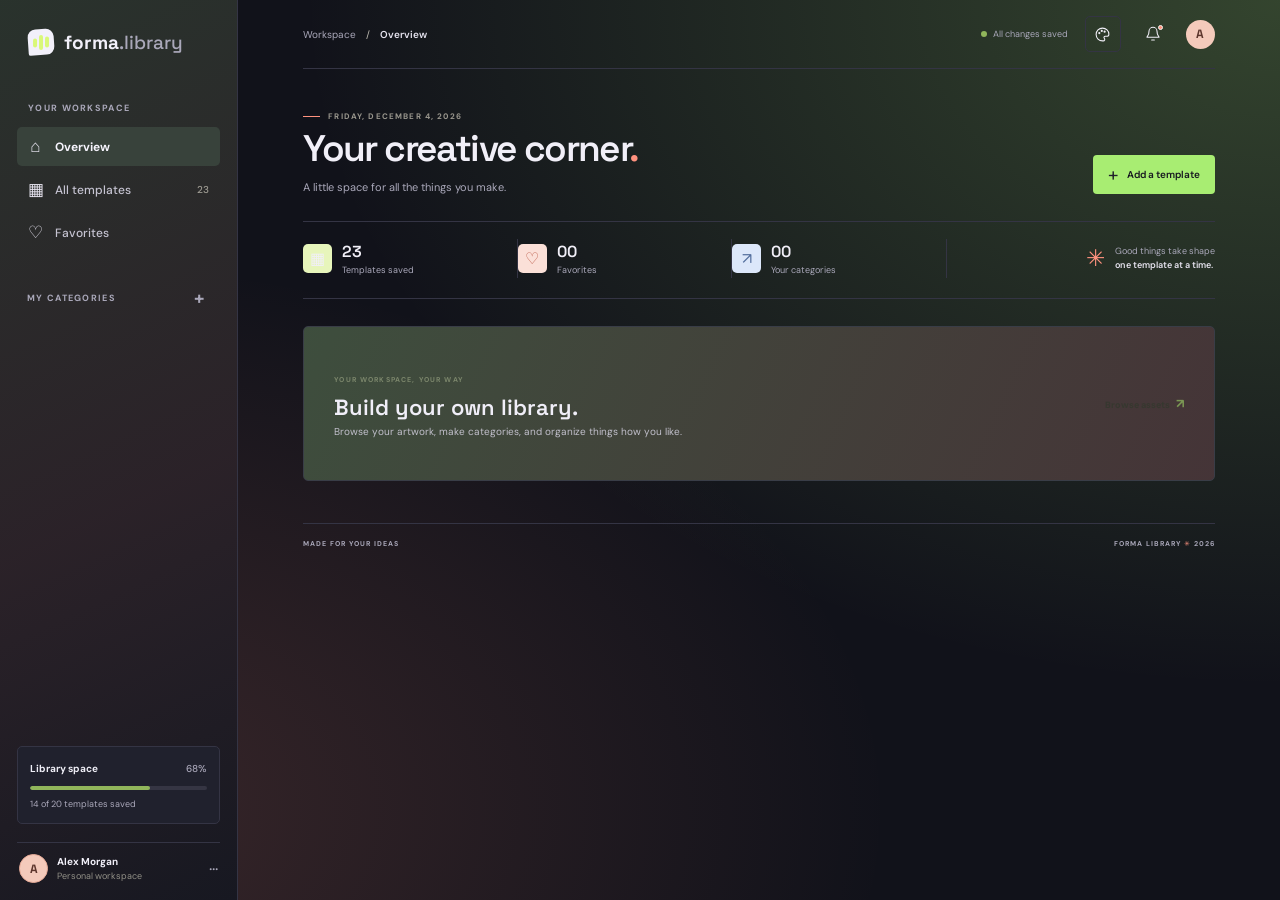
<file: index.html>
<!DOCTYPE html>
<html lang="en">
<head>
	<meta charset="UTF-8">
	<meta name="viewport" content="width=device-width, initial-scale=1.0">
	<meta name="theme-color" content="#f5f3ee">
	<title>Forma Library — Template dashboard</title>
	<link rel="preconnect" href="https://fonts.googleapis.com">
	<link rel="preconnect" href="https://fonts.gstatic.com" crossorigin>
	<link href="https://fonts.googleapis.com/css2?family=DM+Sans:wght@400;500;600;700&family=Space+Grotesk:wght@500;600;700&display=swap" rel="stylesheet">
	<link rel="stylesheet" href="project.css">
</head>
<body data-theme="dark">
	<!-- App shell: holds the fixed workspace sidebar beside the scrollable dashboard. -->
	<div class="app-shell">
		<!-- Sidebar: navigation shortcuts and category links filter the catalog below. -->
		<aside class="sidebar" aria-label="Main navigation">
			<a class="brand" href="#home" aria-label="Forma Library home">
				<span class="brand-mark"><span></span><span></span><span></span></span>
				<span>forma<span class="brand-light">.library</span></span>
			</a>

			<!-- Primary workspace destinations: overview, all templates, and favorites. -->
			<div class="workspace-label">YOUR WORKSPACE</div>
			<nav class="side-nav primary-nav" aria-label="Workspace views">
				<a class="nav-item active" href="#home" data-page-view="overview" aria-current="page"><span class="nav-icon">⌂</span>Overview</a>
				<a class="nav-item" href="#catalog" data-page-view="templates"><span class="nav-icon">▦</span>All templates <span class="nav-count" id="sidebar-count">08</span></a>
				<a class="nav-item" href="#catalog" data-page-view="favorites"><span class="nav-icon">♡</span>Favorites</a>
			</nav>

			<!-- Your categories are created by you and saved in this browser. -->
			<div class="side-section-head"><span>MY CATEGORIES</span><button class="icon-button small" id="new-collection" aria-label="Create category" title="Create category">+</button></div>
			<nav class="side-nav collection-nav" aria-label="Your custom categories"></nav>

			<!-- Workspace status and profile stay at the bottom of the desktop sidebar. -->
			<div class="sidebar-bottom">
				<div class="storage-card">
					<div class="storage-top"><span>Library space</span><span>68%</span></div>
					<div class="storage-track"><span></span></div>
					<p>14 of 20 templates saved</p>
				</div>
				<button class="profile-button" id="profile-button">
					<span class="avatar">A</span><span class="profile-copy"><strong>Alex Morgan</strong><small>Personal workspace</small></span><span class="profile-more">···</span>
				</button>
			</div>
		</aside>

		<main class="main-content" id="home">
			<!-- Top bar provides location context and account-level actions. -->
			<header class="topbar">
				<div class="breadcrumbs"><span>Workspace</span><span class="crumb-slash">/</span><strong>Overview</strong></div>
				<div class="topbar-actions">
					<span class="sync-status"><span class="sync-dot"></span>All changes saved</span>
					<button class="icon-button appearance-button" id="appearance-button" aria-label="Customize appearance" title="Customize appearance"><svg viewBox="0 0 24 24" aria-hidden="true"><path d="M12 3a9 9 0 1 0 0 18h1.2a2 2 0 0 0 1.4-3.4 1.8 1.8 0 0 1 1.3-3.1H18a3 3 0 0 0 3-3c0-4.7-4-8.5-9-8.5Z"/><circle cx="7.5" cy="10" r=".8"/><circle cx="11" cy="7" r=".8"/><circle cx="15" cy="8" r=".8"/></svg></button>
					<button class="icon-button notification-button" aria-label="Notifications" title="Notifications"><svg viewBox="0 0 24 24" aria-hidden="true"><path d="M18 8a6 6 0 0 0-12 0c0 7-3 7-3 9h18c0-2-3-2-3-9M10 21h4"/></svg><i></i></button>
					<button class="avatar top-avatar" aria-label="Alex Morgan profile">A</button>
				</div>
			</header>

			<div id="overview-view">
			<!-- Welcome area introduces the dashboard and starts the add-template flow. -->
			<section class="welcome-row" aria-labelledby="page-title">
				<div>
					<p class="eyebrow"><span class="eyebrow-line"></span>MONDAY, MAY 19, 2025</p>
					<h1 id="page-title">Your creative<br class="mobile-break"> corner<span class="title-period">.</span></h1>
					<p class="welcome-subtitle">A little space for all the things you make.</p>
				</div>
				<button class="primary-button" id="add-template"><span class="button-plus">+</span> Add a template</button>
			</section>

			<!-- Summary metrics give a quick count of saved items and favorites. -->
			<section class="stats-row" aria-label="Library overview">
				<div class="stat-item">
                    <span class="stat-icon stat-icon-lime">▦</span>
                    <div>
						<strong id="total-stat">23</strong>
                        <span>Templates saved</span>
                    </div>
                </div>
				<div class="stat-item"><span class="stat-icon stat-icon-coral">♡</span>
					<div><strong id="favorite-stat">00</strong>
                        <span>Favorites</span>
                    </div>
                </div>
				<div class="stat-item"><span class="stat-icon stat-icon-blue">↗</span>
					<div><strong id="category-stat">00</strong>
						<span>Your categories</span>
                    </div>
                </div>
				<div class="stat-note"><span class="sparkle">✳</span><span>Good things take shape<br><strong>one template at a time.</strong></span></div>
			</section>

			<section class="library-overview-callout" aria-labelledby="library-callout-heading">
				<div><span class="featured-kicker">YOUR WORKSPACE, YOUR WAY</span><h2 id="library-callout-heading">Build your own library.</h2><p>Browse your artwork, make categories, and organize things how you like.</p></div>
				<button class="text-button" data-page-view="templates">Browse assets <span>↗</span></button>
			</section>
			</div>

			<!-- Catalog controls and cards: project.js handles search, sorting, and filters. -->
			<section class="catalog-section" id="catalog" aria-labelledby="catalog-heading" hidden>
				<div class="catalog-heading-row">
					<div><p class="eyebrow"><span class="eyebrow-line"></span>MADE BY YOU, KEPT HERE</p><h2 id="catalog-heading"><span id="catalog-title">Your templates</span> <span id="catalog-count">(08)</span></h2></div>
					<div class="catalog-tools">
						<label class="search-box"><svg viewBox="0 0 24 24" aria-hidden="true"><circle cx="11" cy="11" r="7"/><path d="m20 20-4-4"/></svg><input id="search-input" type="search" placeholder="Search templates" aria-label="Search templates"><kbd>/</kbd></label>
						<label class="sort-control"><span class="sr-only">Sort templates</span><select id="sort-select"><option value="recent">Recently added</option><option value="az">Name A–Z</option><option value="favorites">Favorites first</option></select></label>
					</div>
				</div>
				<div class="filter-row" role="group" aria-label="Filter templates by category">
					<button class="filter-chip selected" data-filter="all">Everything <span>23</span></button>
					<button class="filter-chip favorites-filter" data-filter="favorites">♡ Favorites</button>
				</div>

				<div class="template-grid" id="template-grid"></div>
				<div class="empty-state" id="empty-state" hidden><span>✳</span><h3>No templates found</h3><p>Try another search or choose a different collection.</p><button class="text-button" id="clear-filters">Clear filters ↗</button></div>
			</section>
			<footer class="page-footer"><span>MADE FOR YOUR IDEAS</span><span>FORMA LIBRARY <i>✳</i> 2025</span></footer>
		</main>
	</div>

	<!-- Add dialog collects the fields needed to create a new catalog card. -->
	<dialog class="template-dialog" id="template-dialog">
		<form method="dialog" class="dialog-close-row"><button class="icon-button close-dialog" aria-label="Close dialog">×</button></form>
		<div class="dialog-content">
			<p class="eyebrow"><span class="eyebrow-line"></span>ADD TO YOUR LIBRARY</p>
			<h2>Save a new<br>template<span class="title-period">.</span></h2>
			<form id="template-form" class="template-form">
				<label>Template name<input name="name" type="text" placeholder="e.g. Launch day checklist" required maxlength="48"></label>
				<div class="form-row">
					<label>Category<select id="template-category" name="category"><option value="">Uncategorized</option></select></label>
					<label>Format<select name="format"><option>Notion</option><option>Canva</option><option>Figma</option><option>PDF</option></select></label>
				</div>
				<label>Template link <span class="optional-label">OPTIONAL</span><input name="url" type="url" placeholder="https://"></label>
				<button class="primary-button form-submit" type="submit"><span class="button-plus">+</span> Save template</button>
			</form>
		</div>
	</dialog>
	<dialog class="template-dialog category-dialog" id="category-dialog">
		<form method="dialog" class="dialog-close-row"><button class="icon-button close-dialog" aria-label="Close category form">×</button></form>
		<div class="dialog-content">
			<p class="eyebrow"><span class="eyebrow-line"></span>YOUR ORGANIZATION</p>
			<h2>New category<span class="title-period">.</span></h2>
			<form id="category-form" class="template-form">
				<label>Category name<input name="name" type="text" placeholder="e.g. Brand kits" required maxlength="32"></label>
				<button class="primary-button form-submit" type="submit"><span class="button-plus">+</span> Create category</button>
			</form>
		</div>
	</dialog>
	<!-- Details dialog lets each card save, open, or remove its destination URL. -->
	<dialog class="template-dialog destination-dialog" id="destination-dialog">
		<form method="dialog" class="dialog-close-row"><button class="icon-button close-dialog" aria-label="Close template details">×</button></form>
		<div class="dialog-content">
			<p class="eyebrow"><span class="eyebrow-line"></span>TEMPLATE DETAILS</p>
			<h2 id="destination-title">Template name<span class="title-period">.</span></h2>
			<p class="destination-description">Assign a category or connect this item to its destination.</p>
			<form id="category-assignment-form" class="template-form category-assignment-form">
				<label for="asset-category-select">Category<select id="asset-category-select" name="category"><option value="">Uncategorized</option></select></label>
				<button class="primary-button form-submit" type="submit">Save category</button>
			</form>
			<form id="destination-form" class="template-form">
				<label for="destination-url">Destination URL<input id="destination-url" name="url" type="url" placeholder="https://lynk.id/yourname"></label>
				<button class="primary-button form-submit" type="submit">Save link</button>
			</form>
			<div class="destination-actions">
				<a class="primary-button" id="open-destination" target="_blank" rel="noopener noreferrer" aria-disabled="true" hidden><span>↗</span> Open destination</a>
				<button class="remove-link-button" id="remove-destination" type="button" hidden>Remove link</button>
			</div>
		</div>
	</dialog>
	<dialog class="template-dialog appearance-dialog" id="appearance-dialog">
		<form method="dialog" class="dialog-close-row"><button class="icon-button close-dialog" aria-label="Close appearance settings">×</button></form>
		<div class="dialog-content">
			<p class="eyebrow"><span class="eyebrow-line"></span>YOUR DISPLAY</p>
			<h2>Set the mood<span class="title-period">.</span></h2>
			<label class="appearance-mode"><input id="dark-mode-toggle" type="checkbox"><span><strong>Dark background</strong><small>Reduce the bright white surfaces.</small></span></label>
			<div class="theme-color-heading"><strong>Background gradient</strong><span>Choose your colors</span></div>
			<div class="gradient-inputs">
				<label>Color one<input id="gradient-start" type="color" value="#a8ed72"></label>
				<label>Color two<input id="gradient-end" type="color" value="#f18472"></label>
			</div>
			<div class="gradient-preview" id="gradient-preview" aria-label="Gradient preview"></div>
			<div class="theme-presets" role="group" aria-label="Gradient presets">
				<button type="button" class="gradient-preset" data-start="#a8ed72" data-end="#f18472" aria-label="Lime and coral gradient" title="Lime and coral"><span style="--swatch-start:#a8ed72;--swatch-end:#f18472"></span></button>
				<button type="button" class="gradient-preset" data-start="#76d9d3" data-end="#f3bd72" aria-label="Aqua and apricot gradient" title="Aqua and apricot"><span style="--swatch-start:#76d9d3;--swatch-end:#f3bd72"></span></button>
				<button type="button" class="gradient-preset" data-start="#f28cb3" data-end="#f4d875" aria-label="Rose and butter gradient" title="Rose and butter"><span style="--swatch-start:#f28cb3;--swatch-end:#f4d875"></span></button>
				<button type="button" class="gradient-preset" data-start="#83aef2" data-end="#8ad5a3" aria-label="Sky and mint gradient" title="Sky and mint"><span style="--swatch-start:#83aef2;--swatch-end:#8ad5a3"></span></button>
			</div>
			<button class="primary-button form-submit apply-theme-button" id="apply-appearance" type="button">Apply appearance</button>
		</div>
	</dialog>
	<div class="toast" id="toast" role="status" aria-live="polite"></div>

	<!-- Load behavior separately so the page structure stays easy to scan. -->
	<script src="project.js"></script>
</body>
</html>
</file>
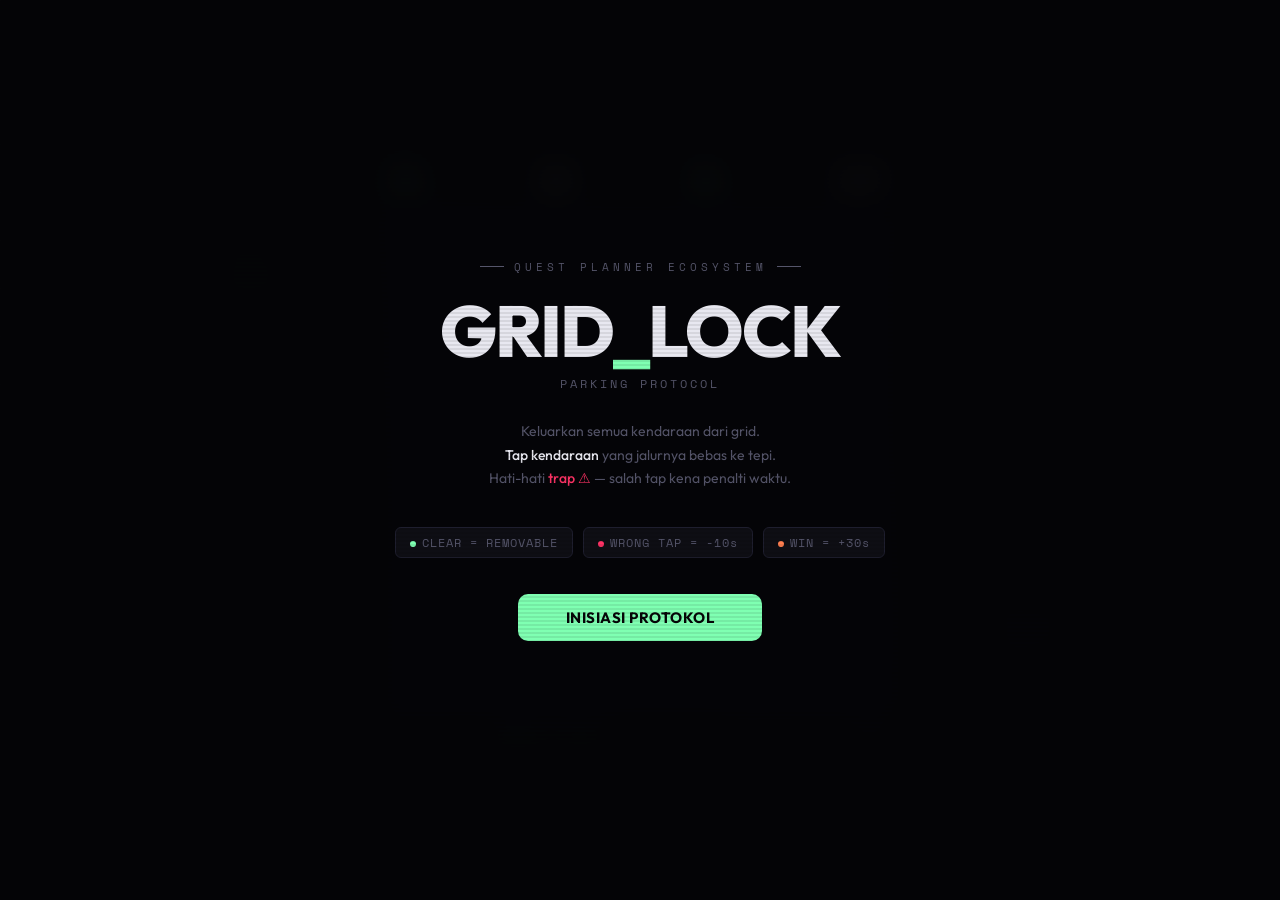
<file: ParkingPuzzle_Weekly.html>
<!DOCTYPE html>
<html lang="id">
<head>
<meta charset="UTF-8">
<meta name="viewport" content="width=device-width, initial-scale=1.0">
<title>GRID_LOCK // Parking Protocol</title>
<link href="https://fonts.googleapis.com/css2?family=Space+Mono:wght@400;700&family=Outfit:wght@300;400;600;700;800&display=swap" rel="stylesheet">
<style>
* { margin:0; padding:0; box-sizing:border-box; }
:root {
  --bg:#050507; --surface:#0e0e14; --surface2:#16161f; --border:#1e1e2e;
  --grid-c:rgba(255,255,255,0.035); --accent:#7fffb2; --accent2:#ff7f50;
  --accent3:#7fb4ff; --warn:#ff3366; --text:#e8e8f0; --muted:#55556a;
}
html,body { width:100%; height:100%; overflow:hidden; }
body {
  background:var(--bg); color:var(--text); font-family:'Outfit',sans-serif;
  display:flex; flex-direction:column; align-items:center; justify-content:center;
  position:relative;
}
.bg-grid {
  position:fixed; inset:0; z-index:0; pointer-events:none;
  background-image:linear-gradient(var(--grid-c) 1px,transparent 1px),linear-gradient(90deg,var(--grid-c) 1px,transparent 1px);
  background-size:48px 48px;
}
.bg-glow {
  position:fixed; inset:0; z-index:0; pointer-events:none;
  background:radial-gradient(ellipse 60% 50% at 20% 30%,rgba(127,255,178,0.04) 0%,transparent 60%),
             radial-gradient(ellipse 50% 50% at 80% 70%,rgba(127,180,255,0.03) 0%,transparent 60%);
}
#hud {
  position:relative; z-index:10; width:100%; max-width:520px;
  display:flex; align-items:center; justify-content:space-between; padding:0 4px 12px;
}
.hud-block { display:flex; flex-direction:column; align-items:center; gap:2px; }
.hud-label { font-family:'Space Mono',monospace; font-size:9px; letter-spacing:3px; color:var(--muted); text-transform:uppercase; }
.hud-val { font-family:'Space Mono',monospace; font-size:22px; font-weight:700; color:var(--text); line-height:1; }
.hud-val.accent { color:var(--accent); }
.hud-val.warn   { color:var(--warn); }
.hud-val.orange { color:var(--accent2); }
.hud-sep { width:1px; height:32px; background:var(--border); }
#canvas-wrap {
  position:relative; z-index:10; border:1px solid var(--border); border-radius:12px;
  overflow:hidden; box-shadow:0 0 0 1px rgba(127,255,178,0.05),0 40px 80px rgba(0,0,0,0.6);
  transition:box-shadow 0.1s;
}
canvas { display:block; cursor:pointer; background:#080810; }
#statusbar {
  position:relative; z-index:10; width:100%; max-width:520px;
  display:flex; align-items:center; justify-content:space-between; padding:10px 4px 0;
}
.status-tag { font-family:'Space Mono',monospace; font-size:10px; letter-spacing:2px; color:var(--muted); }
.status-tag span { color:var(--accent); }
.overlay {
  position:fixed; inset:0; z-index:50; background:rgba(5,5,7,0.93);
  backdrop-filter:blur(14px); display:flex; flex-direction:column;
  align-items:center; justify-content:center; gap:0; transition:opacity 0.4s ease;
}
.overlay.hidden { display:none; }
.overlay::after {
  content:''; position:absolute; inset:0;
  background:repeating-linear-gradient(0deg,transparent,transparent 2px,rgba(0,0,0,0.08) 2px,rgba(0,0,0,0.08) 4px);
  pointer-events:none;
}
.ov-eyebrow {
  font-family:'Space Mono',monospace; font-size:11px; letter-spacing:4px;
  color:var(--muted); text-transform:uppercase; margin-bottom:20px;
  display:flex; align-items:center; gap:10px;
}
.ov-eyebrow::before,.ov-eyebrow::after { content:''; display:block; width:24px; height:1px; background:var(--muted); }
.ov-title {
  font-family:'Outfit',sans-serif; font-size:clamp(40px,10vw,72px); font-weight:800;
  letter-spacing:-2px; line-height:1; margin-bottom:8px; text-align:center;
}
.ov-title .hl { color:var(--accent); }
.ov-title .hl2 { color:var(--accent3); }
.ov-title .hl3 { color:var(--warn); }
.ov-sub { font-size:14px; color:var(--muted); max-width:340px; text-align:center; line-height:1.7; margin-bottom:36px; }
.ov-sub strong { color:var(--text); font-weight:500; }
.ov-chips { display:flex; gap:10px; flex-wrap:wrap; justify-content:center; margin-bottom:36px; }
.ov-chip {
  padding:6px 14px; border-radius:6px; border:1px solid var(--border);
  background:var(--surface); font-size:12px; color:var(--muted);
  font-family:'Space Mono',monospace; letter-spacing:1px;
}
.ov-chip .dot { display:inline-block; width:6px; height:6px; border-radius:50%; margin-right:6px; vertical-align:middle; }
.ov-btn {
  padding:14px 48px; border-radius:10px; border:none;
  font-family:'Outfit',sans-serif; font-size:15px; font-weight:700;
  cursor:pointer; transition:all 0.2s; letter-spacing:0.5px;
}
.ov-btn.primary { background:var(--accent); color:#050507; }
.ov-btn.primary:hover { background:#9dffca; transform:translateY(-2px); }
.ov-btn.secondary { background:var(--surface); color:var(--text); border:1px solid var(--border); margin-top:12px; }
.ov-btn.secondary:hover { border-color:var(--muted); }
.ov-stats { display:flex; gap:48px; margin-bottom:36px; }
.ov-stat { text-align:center; }
.ov-stat-num { font-family:'Space Mono',monospace; font-size:32px; font-weight:700; color:var(--accent); }
.ov-stat-label { font-size:12px; color:var(--muted); margin-top:4px; }
.ov-divider { width:240px; height:1px; background:linear-gradient(to right,transparent,var(--border),transparent); margin:28px 0; }
#combo-popup {
  position:fixed; z-index:60; font-family:'Space Mono',monospace;
  font-size:13px; font-weight:700; pointer-events:none; opacity:0; letter-spacing:2px;
}
#combo-popup.show { animation:popAnim 0.9s ease forwards; }
@keyframes popAnim {
  0%   { opacity:1; transform:translateY(0) scale(1); }
  70%  { opacity:1; transform:translateY(-28px) scale(1.15); }
  100% { opacity:0; transform:translateY(-44px) scale(0.9); }
}
@keyframes flashWarn {
  0%,100% { box-shadow:0 0 0 1px rgba(127,255,178,0.05),0 40px 80px rgba(0,0,0,0.6); }
  50%      { box-shadow:0 0 0 2px rgba(255,51,102,0.7),0 0 40px rgba(255,51,102,0.25); }
}
#canvas-wrap.flash { animation:flashWarn 0.35s ease; }
</style>
</head>
<body>
<div class="bg-grid"></div>
<div class="bg-glow"></div>

<div id="hud">
  <div class="hud-block">
    <div class="hud-label">Level</div>
    <div class="hud-val accent" id="hud-level">01</div>
  </div>
  <div class="hud-sep"></div>
  <div class="hud-block">
    <div class="hud-label">Langkah</div>
    <div class="hud-val" id="hud-moves">00</div>
  </div>
  <div class="hud-sep"></div>
  <div class="hud-block">
    <div class="hud-label">Waktu</div>
    <div class="hud-val accent" id="hud-timer">60</div>
  </div>
  <div class="hud-sep"></div>
  <div class="hud-block">
    <div class="hud-label">Progress</div>
    <div class="hud-val" id="hud-removed">0/0</div>
  </div>
</div>

<div id="canvas-wrap">
  <canvas id="game"></canvas>
</div>

<div id="statusbar">
  <div class="status-tag">GRID_LOCK // <span>PARKING PROTOCOL</span></div>
  <div class="status-tag" id="status-hint"><span>TAP</span> VEHICLE TO REMOVE</div>
</div>

<div id="combo-popup"></div>

<div class="overlay" id="overlay-start">
  <div class="ov-eyebrow">Quest Planner Ecosystem</div>
  <div class="ov-title">GRID<span class="hl">_</span>LOCK</div>
  <div style="font-family:'Space Mono',monospace;font-size:12px;color:var(--muted);letter-spacing:3px;margin-bottom:28px;">PARKING PROTOCOL</div>
  <div class="ov-sub">
    Keluarkan semua kendaraan dari grid.<br>
    <strong>Tap kendaraan</strong> yang jalurnya bebas ke tepi.<br>
    Hati-hati <strong style="color:var(--warn)">trap ⚠</strong> — salah tap kena penalti waktu.
  </div>
  <div class="ov-chips">
    <div class="ov-chip"><span class="dot" style="background:var(--accent)"></span>CLEAR = REMOVABLE</div>
    <div class="ov-chip"><span class="dot" style="background:var(--warn)"></span>WRONG TAP = -10s</div>
    <div class="ov-chip"><span class="dot" style="background:var(--accent2)"></span>WIN = +30s</div>
  </div>
  <button class="ov-btn primary" id="start-btn">INISIASI PROTOKOL</button>
</div>

<div class="overlay hidden" id="overlay-win">
  <div class="ov-eyebrow">Level Selesai</div>
  <div class="ov-title"><span class="hl">CLEAR</span></div>
  <div class="ov-divider"></div>
  <div class="ov-stats">
    <div class="ov-stat"><div class="ov-stat-num" id="win-level">01</div><div class="ov-stat-label">Level</div></div>
    <div class="ov-stat"><div class="ov-stat-num" id="win-moves">0</div><div class="ov-stat-label">Langkah</div></div>
    <div class="ov-stat"><div class="ov-stat-num" id="win-bonus" style="color:var(--accent2)">+30s</div><div class="ov-stat-label">Bonus</div></div>
  </div>
  <div id="win-upgrade" style="display:none;font-family:'Space Mono',monospace;font-size:11px;letter-spacing:3px;color:var(--accent3);border:1px solid rgba(127,180,255,0.25);padding:8px 20px;border-radius:6px;margin-bottom:20px;text-align:center;"></div>
  <button class="ov-btn primary" id="next-btn">LEVEL BERIKUTNYA →</button>
</div>

<div class="overlay hidden" id="overlay-over">
  <div class="ov-eyebrow">Game Over</div>
  <div class="ov-title">TIME<span class="hl3">_</span>OUT</div>
  <div class="ov-divider"></div>
  <div class="ov-stats">
    <div class="ov-stat"><div class="ov-stat-num" id="over-level" style="color:var(--accent3)">01</div><div class="ov-stat-label">Level Dicapai</div></div>
    <div class="ov-stat"><div class="ov-stat-num" id="over-moves">0</div><div class="ov-stat-label">Total Langkah</div></div>
  </div>
  <button class="ov-btn primary" id="retry-btn">ULANGI PROTOKOL</button>
</div>

<script>
const COLORS=['#7fffb2','#7fb4ff','#ff7f50','#c084fc','#fbbf24','#34d399','#f472b6','#60a5fa','#a78bfa','#fb923c'];
const canvas=document.getElementById('game');
const ctx=canvas.getContext('2d');
let W,H,cell,gx,gy,COLS,ROWS;
let vehicles=[],level=1,moves=0,timeLeft=60,isRunning=false,animating=null,timerInterval=null,combo=0;

function getGridSize(lvl){
  const extra=Math.floor((lvl-1)/10)*2;
  return 6+extra;
}

function resize(){
  COLS=ROWS=getGridSize(level);
  const maxW=Math.min(window.innerWidth-32,520);
  const maxH=Math.min(window.innerHeight-160,520);
  const size=Math.min(maxW,maxH);
  cell=Math.floor(size/COLS);
  const gp=cell*COLS;
  canvas.width=canvas.height=W=H=gp;
  gx=gy=0;
}

function generateLevel(lvl){
  COLS=ROWS=getGridSize(lvl);
  vehicles=[];
  const grid=Array.from({length:ROWS},()=>Array(COLS).fill(0));
  const gridCells=COLS*ROWS;
  const count=Math.min(Math.floor(gridCells*0.25)+lvl,Math.floor(gridCells*0.55));
  const trapCount=Math.min(Math.floor(lvl/3),4);
  let id=1,att=0;
  while(vehicles.length<count&&att<600){
    att++;
    const horiz=Math.random()>0.4;
    const len=Math.random()>0.45?3:2;
    let r,c;
    if(horiz){r=Math.floor(Math.random()*ROWS);c=Math.floor(Math.random()*(COLS-len+1));}
    else{r=Math.floor(Math.random()*(ROWS-len+1));c=Math.floor(Math.random()*COLS);}
    let fits=true;
    for(let i=0;i<len;i++){const cr=horiz?r:r+i;const cc=horiz?c+i:c;if(grid[cr][cc]){fits=false;break;}}
    if(!fits)continue;
    for(let i=0;i<len;i++){const cr=horiz?r:r+i;const cc=horiz?c+i:c;grid[cr][cc]=id;}
    const isTrap=vehicles.length<trapCount&&Math.random()>0.6;
    vehicles.push({id,row:r,col:c,len,horizontal:horiz,isTruck:len===3,color:COLORS[(id-1)%COLORS.length],removed:false,isTrap});
    id++;
  }
  updateRemovedHUD();
}

function isOccupied(row,col,eid){
  for(const v of vehicles){
    if(v.removed||v.id===eid)continue;
    if(v.horizontal){if(v.row===row&&col>=v.col&&col<v.col+v.len)return true;}
    else{if(v.col===col&&row>=v.row&&row<v.row+v.len)return true;}
  }
  return false;
}

function canRemove(v){
  if(v.removed)return false;
  if(v.horizontal){
    if(v.col===0||v.col+v.len===COLS)return true;
    let cl=true;for(let c=v.col-1;c>=0;c--){if(isOccupied(v.row,c,v.id)){cl=false;break;}}if(cl)return true;
    let cr=true;for(let c=v.col+v.len;c<COLS;c++){if(isOccupied(v.row,c,v.id)){cr=false;break;}}return cr;
  }else{
    if(v.row===0||v.row+v.len===ROWS)return true;
    let cu=true;for(let r=v.row-1;r>=0;r--){if(isOccupied(r,v.col,v.id)){cu=false;break;}}if(cu)return true;
    let cd=true;for(let r=v.row+v.len;r<ROWS;r++){if(isOccupied(r,v.col,v.id)){cd=false;break;}}return cd;
  }
}

function getDir(v){
  if(v.horizontal){
    let cl=true;for(let c=v.col-1;c>=0;c--){if(isOccupied(v.row,c,v.id)){cl=false;break;}}return cl?'left':'right';
  }else{
    let cu=true;for(let r=v.row-1;r>=0;r--){if(isOccupied(r,v.col,v.id)){cu=false;break;}}return cu?'up':'down';
  }
}

function hexRgb(h){const r=parseInt(h.slice(1,3),16);const g=parseInt(h.slice(3,5),16);const b=parseInt(h.slice(5,7),16);return r+','+g+','+b;}

function roundRect(ctx,x,y,w,h,r){
  ctx.beginPath();ctx.moveTo(x+r,y);ctx.lineTo(x+w-r,y);ctx.quadraticCurveTo(x+w,y,x+w,y+r);
  ctx.lineTo(x+w,y+h-r);ctx.quadraticCurveTo(x+w,y+h,x+w-r,y+h);
  ctx.lineTo(x+r,y+h);ctx.quadraticCurveTo(x,y+h,x,y+h-r);
  ctx.lineTo(x,y+r);ctx.quadraticCurveTo(x,y,x+r,y);ctx.closePath();
}

function dot(ctx,x,y,r){ctx.beginPath();ctx.arc(x,y,r,0,Math.PI*2);ctx.fill();}

function draw(){
  ctx.clearRect(0,0,W,H);
  ctx.fillStyle='#080810';ctx.fillRect(0,0,W,H);
  ctx.strokeStyle='rgba(255,255,255,0.04)';ctx.lineWidth=1;
  for(let r=0;r<=ROWS;r++){ctx.beginPath();ctx.moveTo(gx,gy+r*cell);ctx.lineTo(gx+COLS*cell,gy+r*cell);ctx.stroke();}
  for(let c=0;c<=COLS;c++){ctx.beginPath();ctx.moveTo(gx+c*cell,gy);ctx.lineTo(gx+c*cell,gy+ROWS*cell);ctx.stroke();}

  ctx.strokeStyle='rgba(127,255,178,0.12)';ctx.lineWidth=2;ctx.setLineDash([3,5]);
  for(let c=0;c<COLS;c++){
    ctx.beginPath();ctx.moveTo(gx+c*cell+cell*0.35,gy);ctx.lineTo(gx+c*cell+cell*0.65,gy);ctx.stroke();
    ctx.beginPath();ctx.moveTo(gx+c*cell+cell*0.35,gy+ROWS*cell);ctx.lineTo(gx+c*cell+cell*0.65,gy+ROWS*cell);ctx.stroke();
  }
  for(let r=0;r<ROWS;r++){
    ctx.beginPath();ctx.moveTo(gx,gy+r*cell+cell*0.35);ctx.lineTo(gx,gy+r*cell+cell*0.65);ctx.stroke();
    ctx.beginPath();ctx.moveTo(gx+COLS*cell,gy+r*cell+cell*0.35);ctx.lineTo(gx+COLS*cell,gy+r*cell+cell*0.65);ctx.stroke();
  }
  ctx.setLineDash([]);

  for(const v of vehicles){
    if(v.removed)continue;
    let vx=gx+v.col*cell+3,vy=gy+v.row*cell+3;
    const vw=(v.horizontal?v.len*cell:cell)-6;
    const vh=(v.horizontal?cell:v.len*cell)-6;
    if(animating&&animating.vehicle.id===v.id){
      const p=animating.progress;
      const e=p<0.5?2*p*p:-1+(4-2*p)*p;
      const dist=cell*(v.horizontal?COLS:ROWS)*e*1.4;
      if(animating.direction==='left')vx-=dist;
      else if(animating.direction==='right')vx+=dist;
      else if(animating.direction==='up')vy-=dist;
      else vy+=dist;
    }
    const removable=!animating&&canRemove(v);
    const rgb=hexRgb(v.color);
    if(removable){ctx.shadowColor=v.color;ctx.shadowBlur=16;}
    const grad=ctx.createLinearGradient(vx,vy,vx+vw,vy+vh);
    grad.addColorStop(0,'rgba('+rgb+',0.92)');
    grad.addColorStop(1,'rgba('+rgb+',0.58)');
    ctx.fillStyle=grad;
    roundRect(ctx,vx,vy,vw,vh,6);ctx.fill();
    ctx.shadowBlur=0;
    ctx.strokeStyle='rgba('+rgb+',0.35)';ctx.lineWidth=1;
    roundRect(ctx,vx+1,vy+1,vw-2,vh-2,5);ctx.stroke();
    ctx.fillStyle='rgba(0,0,0,0.22)';
    if(v.horizontal){roundRect(ctx,vx+5,vy+4,vw*0.28,vh-8,3);}
    else{roundRect(ctx,vx+4,vy+5,vw-8,vh*0.28,3);}
    ctx.fill();
    ctx.fillStyle='#ffff99';
    if(v.horizontal){
      dot(ctx,vx+vw-4,vy+vh*0.28,2.5);dot(ctx,vx+vw-4,vy+vh*0.72,2.5);
      ctx.fillStyle='#ff5555';dot(ctx,vx+4,vy+vh*0.28,2.5);dot(ctx,vx+4,vy+vh*0.72,2.5);
    }else{
      dot(ctx,vx+vw*0.28,vy+vh-4,2.5);dot(ctx,vx+vw*0.72,vy+vh-4,2.5);
      ctx.fillStyle='#ff5555';dot(ctx,vx+vw*0.28,vy+4,2.5);dot(ctx,vx+vw*0.72,vy+4,2.5);
    }
    if(v.isTrap){
      ctx.fillStyle='#ff3366';
      ctx.font='bold '+Math.floor(cell*0.22)+'px Outfit';
      ctx.textAlign='center';ctx.textBaseline='middle';
      ctx.fillText('!',vx+vw/2,vy+vh/2);
    }else if(removable){
      const arrows={left:'←',right:'→',up:'↑',down:'↓'};
      ctx.fillStyle='rgba('+rgb+',0.95)';
      ctx.font='bold '+Math.floor(cell*0.22)+'px Space Mono';
      ctx.textAlign='center';ctx.textBaseline='middle';
      ctx.fillText(arrows[getDir(v)],vx+vw/2,vy+vh/2);
    }else{
      ctx.fillStyle='rgba(0,0,0,0.45)';
      ctx.font=Math.floor(cell*0.16)+'px Space Mono';
      ctx.textAlign='center';ctx.textBaseline='middle';
      ctx.fillText(v.isTruck?'TRK':'CAR',vx+vw/2,vy+vh/2);
    }
  }
}

canvas.addEventListener('pointerdown',e=>{
  if(!isRunning||animating)return;
  const rect=canvas.getBoundingClientRect();
  const mx=(e.clientX-rect.left)*(canvas.width/rect.width);
  const my=(e.clientY-rect.top)*(canvas.height/rect.height);
  const col=Math.floor((mx-gx)/cell);
  const row=Math.floor((my-gy)/cell);
  if(col<0||col>=COLS||row<0||row>=ROWS)return;
  for(const v of vehicles){
    if(v.removed)continue;
    let hit=false;
    if(v.horizontal&&v.row===row&&col>=v.col&&col<v.col+v.len)hit=true;
    if(!v.horizontal&&v.col===col&&row>=v.row&&row<v.row+v.len)hit=true;
    if(!hit)continue;
    if(v.isTrap){penalty(mx,my);removeVehicle(v,mx,my);}
    else if(canRemove(v)){removeVehicle(v,mx,my);}
    else{penalty(mx,my);}
    return;
  }
});

function penalty(mx,my){
  combo=0;timeLeft=Math.max(0,timeLeft-10);updateTimerHUD();
  const w=document.getElementById('canvas-wrap');
  w.classList.remove('flash');void w.offsetWidth;w.classList.add('flash');
  setTimeout(()=>w.classList.remove('flash'),400);
  showPopup('-10s',mx,my,'#ff3366');
  if(timeLeft<=0)gameOver();
}

function removeVehicle(v,mx,my){
  const dir=getDir(v);
  animating={vehicle:v,progress:0,direction:dir};
  moves++;combo++;updateMovesHUD();
  if(combo>=3)showPopup('COMBO x'+combo,mx||W/2,my||H/2,'#7fffb2');
  let start=null;
  function anim(ts){
    if(!start)start=ts;
    animating.progress=Math.min((ts-start)/380,1);
    draw();
    if(animating.progress<1){requestAnimationFrame(anim);}
    else{v.removed=true;animating=null;updateRemovedHUD();draw();checkWin();}
  }
  requestAnimationFrame(anim);
}

function showPopup(text,x,y,color){
  const el=document.getElementById('combo-popup');
  const rect=canvas.getBoundingClientRect();
  el.style.left=(rect.left+x*(rect.width/canvas.width))+'px';
  el.style.top=(rect.top+y*(rect.height/canvas.height)-20)+'px';
  el.style.color=color;
  el.style.textShadow='0 0 12px '+color;
  el.textContent=text;
  el.classList.remove('show');void el.offsetWidth;el.classList.add('show');
}

function checkWin(){
  const nonTraps=vehicles.filter(v=>!v.isTrap);
  const traps=vehicles.filter(v=>v.isTrap);
  if(!nonTraps.every(v=>v.removed))return;

  isRunning=false;clearInterval(timerInterval);

  // Auto-remove surviving traps dengan animasi stagger
  const survivingTraps=traps.filter(v=>!v.removed);
  let bonus=30;
  if(survivingTraps.length>0){
    bonus+=30; // bonus extra karena avoid semua trap
    survivingTraps.forEach((v,i)=>{
      setTimeout(()=>{
        v.removed=true;
        draw();
        showPopup('TRAP AVOIDED +30s',W/2,H/2,'#7fffb2');
      }, i*300);
    });
    setTimeout(()=>{
      timeLeft+=bonus;
  const nextSize=getGridSize(level+1);
  const curSize=getGridSize(level);
  const gridUpgrade=nextSize>curSize;
  const upgradeEl=document.getElementById('win-upgrade');
  if(gridUpgrade){
    upgradeEl.textContent='GRID UPGRADE: '+nextSize+'×'+nextSize+' →';
    upgradeEl.style.display='block';
  } else {
    upgradeEl.style.display='none';
  }
  document.getElementById('win-level').textContent=pad(level);
      document.getElementById('win-moves').textContent=moves;
      document.getElementById('win-bonus').textContent='+'+bonus+'s';
      document.getElementById('overlay-win').classList.remove('hidden');
    }, survivingTraps.length*300+200);
  } else {
    timeLeft+=bonus;
    const nextSize=getGridSize(level+1);
    const curSize=getGridSize(level);
    const gridUpgrade=nextSize>curSize;
    const upgradeEl=document.getElementById('win-upgrade');
    if(gridUpgrade){
      upgradeEl.textContent='GRID UPGRADE: '+nextSize+'x'+nextSize+' →';
      upgradeEl.style.display='block';
    } else {
      upgradeEl.style.display='none';
    }
    document.getElementById('win-level').textContent=pad(level);
    document.getElementById('win-moves').textContent=moves;
    document.getElementById('win-bonus').textContent='+'+bonus+'s';
    document.getElementById('overlay-win').classList.remove('hidden');
  }
}

function gameOver(){
  isRunning=false;clearInterval(timerInterval);
  document.getElementById('over-level').textContent=pad(level);
  document.getElementById('over-moves').textContent=moves;
  document.getElementById('overlay-over').classList.remove('hidden');
}

function pad(n){return String(n).padStart(2,'0');}

function updateTimerHUD(){
  const el=document.getElementById('hud-timer');
  el.textContent=timeLeft;
  el.className=timeLeft<=10?'hud-val warn':timeLeft<=20?'hud-val orange':'hud-val accent';
}
function updateMovesHUD(){document.getElementById('hud-moves').textContent=pad(moves);}
function updateRemovedHUD(){
  const total=vehicles.length;
  const removed=vehicles.filter(v=>v.removed).length;
  document.getElementById('hud-removed').textContent=removed+'/'+total;
}

function startTimer(){
  clearInterval(timerInterval);
  timerInterval=setInterval(()=>{timeLeft--;updateTimerHUD();if(timeLeft<=0){clearInterval(timerInterval);gameOver();}},1000);
}

function startGame(){
  level=1;moves=0;timeLeft=60;combo=0;
  document.getElementById('hud-level').textContent=pad(level);
  updateMovesHUD();updateTimerHUD();
  document.getElementById('overlay-start').classList.add('hidden');
  document.getElementById('overlay-win').classList.add('hidden');
  document.getElementById('overlay-over').classList.add('hidden');
  resize();generateLevel(level);draw();isRunning=true;startTimer();
}

function nextLevel(){
  level++;moves=0;combo=0;
  document.getElementById('hud-level').textContent=pad(level);
  updateMovesHUD();updateTimerHUD();
  document.getElementById('overlay-win').classList.add('hidden');
  resize();generateLevel(level);draw();isRunning=true;startTimer();
}

document.getElementById('start-btn').addEventListener('click',startGame);
document.getElementById('next-btn').addEventListener('click',nextLevel);
document.getElementById('retry-btn').addEventListener('click',startGame);
window.addEventListener('resize',()=>{resize();if(isRunning)draw();});
resize();
</script>
</body>
</html>
</file>
<file: project.css>
/*
  Stylesheet map:
  1. Theme tokens and base rules set shared colors, fonts, and focus states.
  2. Sidebar and main-content rules define the two-column desktop shell.
  3. Welcome, stats, and featured rules build the dashboard overview.
  4. Catalog, filter, and preview rules style searching and template cards.
  5. Dialog and toast rules cover add/edit feedback overlays.
  6. Media queries adapt the same layout for tablet and mobile screens.
*/
:root {
  color-scheme: light;
  font-family: "DM Sans", sans-serif;
  color: #20201e;
  background: #f5f3ee;
  font-synthesis: none;
  text-rendering: optimizeLegibility;
  -webkit-font-smoothing: antialiased;
  --ink: #20201e;
  --muted: #88867f;
  --line: #e7e4dc;
  --paper: #fffefa;
  --lime: #dcf47b;
  --coral: #f37f69;
  --blue: #8eade8;
  --theme-start: #a8ed72;
  --theme-end: #f18472;
}

* { box-sizing: border-box; }
body { min-width: 320px; min-height: 100vh; margin: 0; }
button, input, select { font: inherit; }
button { color: inherit; }
button:focus-visible, a:focus-visible, input:focus-visible, select:focus-visible { outline: 3px solid #8eade8; outline-offset: 3px; }
button, a { -webkit-tap-highlight-color: transparent; }
.app-shell { min-height: 100vh; }
.sidebar { position: fixed; inset: 0 auto 0 0; z-index: 5; display: flex; width: 238px; flex-direction: column; padding: 29px 17px 17px; border-right: 1px solid var(--line); background: #faf9f5; }
.brand { display: flex; align-items: center; gap: 10px; padding: 0 11px; color: var(--ink); font: 700 19px "Space Grotesk", sans-serif; text-decoration: none; }
.brand-light { color: #858279; font-weight: 500; }
.brand-mark { display: flex; width: 26px; height: 26px; align-items: center; justify-content: center; gap: 2px; border-radius: 8px 8px 8px 2px; background: var(--ink); transform: rotate(-4deg); }
.brand-mark span { width: 4px; border-radius: 4px; background: var(--lime); transform: rotate(4deg); }
.brand-mark span:nth-child(1) { height: 9px; }.brand-mark span:nth-child(2) { height: 15px; }.brand-mark span:nth-child(3) { height: 11px; }
.workspace-label, .side-section-head { color: #a19e95; font-size: 9px; font-weight: 700; letter-spacing: 1.3px; }
.workspace-label { margin: 47px 11px 13px; }
.side-nav { display: grid; gap: 4px; }
.nav-item { display: flex; min-height: 39px; align-items: center; gap: 12px; padding: 0 11px; border-radius: 5px; color: #69675f; font-size: 12px; font-weight: 500; text-decoration: none; transition: color .18s, background .18s; }
.nav-item:hover { color: var(--ink); background: #f0eee8; }
.nav-item.active { color: var(--ink); background: #eeede6; font-weight: 700; }
.nav-icon { width: 15px; color: #77756d; font-size: 17px; line-height: 1; text-align: center; }
.nav-count { margin-left: auto; color: #a19e95; font-size: 10px; }
.side-section-head { display: flex; align-items: center; justify-content: space-between; margin: 35px 10px 10px; }
.icon-button { display: inline-flex; width: 36px; height: 36px; align-items: center; justify-content: center; border: 1px solid var(--line); border-radius: 5px; background: transparent; cursor: pointer; }
.icon-button:hover { background: #eeede6; }
.icon-button.small { width: 22px; height: 22px; border: 0; font-size: 18px; }
.collection-nav { gap: 2px; }
.collection-dot { width: 8px; height: 8px; margin-inline: 3px 4px; border-radius: 50%; }
.dot-coral { background: var(--coral); }.dot-blue { background: var(--blue); }.dot-green { background: #8ebc95; }.dot-yellow { background: #e7c75f; }
.sidebar-bottom { margin-top: auto; }
.storage-card { padding: 15px 12px 13px; border: 1px solid var(--line); border-radius: 5px; background: #fffefa; }
.storage-top { display: flex; justify-content: space-between; font-size: 10px; font-weight: 700; }
.storage-top span:last-child { color: #8f8d85; font-weight: 500; }
.storage-track { height: 4px; margin-top: 11px; overflow: hidden; border-radius: 5px; background: #eeece4; }
.storage-track span { display: block; width: 68%; height: 100%; border-radius: inherit; background: #91b65b; }
.storage-card p { margin: 8px 0 0; color: #8e8b83; font-size: 9px; }
.profile-button { display: flex; width: 100%; align-items: center; gap: 9px; margin-top: 18px; padding: 11px 2px 0; border: 0; border-top: 1px solid var(--line); background: none; text-align: left; cursor: pointer; }
.avatar { display: inline-flex; width: 29px; height: 29px; flex: 0 0 auto; align-items: center; justify-content: center; border: 1px solid #e8ab98; border-radius: 50%; background: #f4cabb; color: #5c352c; font: 700 12px "Space Grotesk", sans-serif; }
.profile-copy { display: grid; gap: 2px; }.profile-copy strong { font-size: 10px; }.profile-copy small { color: #929087; font-size: 9px; }
.profile-more { margin-left: auto; color: #908d85; font-size: 17px; }
.main-content { width: calc(100% - 238px); max-width: 1530px; min-height: 100vh; margin-left: 238px; padding: 0 5.1%; }
.topbar { display: flex; height: 69px; align-items: center; justify-content: space-between; border-bottom: 1px solid var(--line); }
.breadcrumbs { display: flex; align-items: center; gap: 10px; color: #8d8b83; font-size: 10px; }.breadcrumbs strong { color: #383733; font-weight: 600; }.crumb-slash { color: #c0bdb4; }
.topbar-actions { display: flex; align-items: center; gap: 17px; }.sync-status { display: flex; align-items: center; gap: 6px; color: #88867e; font-size: 9px; }.sync-dot { width: 6px; height: 6px; border-radius: 50%; background: #91b65b; }
.notification-button { position: relative; width: 31px; height: 31px; border: 0; }.notification-button svg, .search-box svg { width: 16px; height: 16px; fill: none; stroke: currentColor; stroke-linecap: round; stroke-linejoin: round; stroke-width: 1.6; }.notification-button i { position: absolute; top: 6px; right: 6px; width: 5px; height: 5px; border: 1px solid #f5f3ee; border-radius: 50%; background: var(--coral); }.top-avatar { border: 0; cursor: pointer; }
.welcome-row { display: flex; align-items: end; justify-content: space-between; padding: 42px 0 27px; }.eyebrow { display: flex; align-items: center; gap: 8px; margin: 0 0 10px; color: #9a978e; font-size: 8px; font-weight: 700; letter-spacing: 1.15px; }.eyebrow-line { width: 17px; height: 1px; background: var(--coral); }
h1, .dialog-content h2 { margin: 0; font: 600 37px/.99 "Space Grotesk", sans-serif; letter-spacing: -1.6px; }.title-period { color: var(--coral); }.mobile-break { display: none; }.welcome-subtitle { margin: 12px 0 0; color: #85827a; font-size: 11px; }
.primary-button { display: inline-flex; min-height: 39px; align-items: center; justify-content: center; gap: 9px; padding: 0 15px; border: 0; border-radius: 4px; background: var(--ink); color: white; font-size: 10px; font-weight: 600; cursor: pointer; transition: transform .18s, background .18s; }.primary-button:hover { transform: translateY(-2px); background: #3d3b35; }.button-plus { color: var(--lime); font-size: 19px; font-weight: 400; line-height: 1; }
.stats-row { display: grid; grid-template-columns: 1fr 1fr 1fr 1.25fr; align-items: center; padding: 17px 0 20px; border-top: 1px solid var(--line); border-bottom: 1px solid var(--line); }.stat-item { display: flex; min-height: 39px; align-items: center; gap: 10px; border-right: 1px solid var(--line); }.stat-icon { display: inline-flex; width: 29px; height: 29px; align-items: center; justify-content: center; border-radius: 5px; font-size: 16px; }.stat-icon-lime { background: #e7f5bb; }.stat-icon-coral { background: #fbe0d8; color: #bd5e4c; }.stat-icon-blue { background: #dce7fa; color: #526d9c; }.stat-item div { display: grid; gap: 2px; }.stat-item strong { font: 600 16px "Space Grotesk", sans-serif; }.stat-item div span { color: #89867e; font-size: 9px; }.stat-note { display: flex; justify-content: end; align-items: center; gap: 10px; color: #89867e; font-size: 9px; line-height: 1.6; }.stat-note strong { color: #4a4842; font-weight: 600; }.sparkle { color: var(--coral); font-size: 23px; }
.featured-section { position: relative; display: grid; height: 201px; grid-template-columns: 37% 1fr 80px; margin-top: 27px; overflow: hidden; border-radius: 5px; background: #e5edcf; }.featured-copy { position: relative; z-index: 1; padding: 21px 25px; }.featured-kicker { color: #7c876c; font-size: 7px; font-weight: 700; letter-spacing: 1.15px; }.featured-copy h2 { margin: 10px 0 5px; font: 600 22px/.98 "Space Grotesk", sans-serif; }.featured-copy p { margin: 0; color: #767d6a; font-size: 9px; line-height: 1.5; }.text-button { padding: 0; border: 0; background: none; color: #36382f; font-size: 9px; font-weight: 700; cursor: pointer; }.text-button span { margin-left: 4px; color: #7b9854; font-size: 13px; }.featured-copy .text-button { margin-top: 12px; }.featured-index { position: absolute; bottom: 16px; color: #6f765e; font-size: 8px; font-weight: 700; }.featured-index span { padding-inline: 4px; color: #a2a791; }
.featured-art { position: relative; overflow: hidden; }.art-sun { position: absolute; top: -32px; left: 31%; width: 135px; height: 135px; border-radius: 50%; background: #f5c6a7; }.art-paper { position: absolute; top: 26px; left: 42%; width: 170px; height: 200px; padding: 19px 17px; background: #fffdf2; box-shadow: 0 7px 22px #58604722; transform: rotate(5deg); }.paper-label { display: block; color: #888873; font-size: 6px; font-weight: 700; letter-spacing: 1px; }.paper-title { display: block; margin-top: 13px; color: #293324; font: 600 17px/1.05 "Space Grotesk", sans-serif; }.paper-lines { display: block; width: 89px; height: 25px; margin-top: 12px; background: repeating-linear-gradient(to bottom, transparent 0 7px, #d9d9c8 7px 8px); }.paper-checks { display: flex; gap: 9px; margin-top: 11px; }.paper-checks i { width: 10px; height: 10px; border: 1px solid #a5b18e; color: #799052; font-size: 8px; font-style: normal; line-height: 8px; }.paper-sticker { position: absolute; right: 12px; bottom: 18px; display: flex; width: 40px; height: 40px; align-items: center; justify-content: center; border-radius: 50%; background: var(--coral); color: white; font-size: 6px; font-weight: 700; line-height: 1.1; text-align: center; transform: rotate(10deg); }.art-scribble { position: absolute; z-index: 1; top: 52px; left: 7%; color: #ef816b; font: italic 19px/1 "Space Grotesk", sans-serif; transform: rotate(-10deg); }.art-circle { position: absolute; right: 2%; bottom: -51px; width: 145px; height: 145px; border: 1px solid #aab990; border-radius: 50%; }.art-star { position: absolute; top: 23px; right: 10%; color: #82995d; font-size: 23px; }.featured-side { display: flex; flex-direction: column; align-items: center; justify-content: space-between; padding: 23px 12px 14px 0; color: #81896d; font-size: 6px; font-weight: 700; letter-spacing: .8px; text-align: center; }.featured-arrows { display: flex; gap: 5px; }.featured-arrows button { width: 25px; height: 25px; border: 1px solid #c4ceb1; border-radius: 50%; background: transparent; font-size: 12px; }.featured-arrows button:not(:disabled) { cursor: pointer; }.featured-arrows button:disabled { opacity: .45; }
.catalog-section { padding-top: 36px; }.catalog-heading-row { display: flex; align-items: end; justify-content: space-between; }.catalog-heading-row .eyebrow { margin-bottom: 7px; }.catalog-heading-row h2 { margin: 0; font: 600 21px "Space Grotesk", sans-serif; }.catalog-heading-row h2 span { color: #a29f96; font: 500 11px "DM Sans", sans-serif; }.catalog-tools { display: flex; align-items: center; gap: 8px; }.search-box { display: flex; width: 191px; height: 32px; align-items: center; gap: 7px; padding: 0 8px; border: 1px solid #e2dfd7; border-radius: 4px; background: #faf9f5; color: #8c8981; }.search-box svg { width: 13px; height: 13px; flex: 0 0 auto; }.search-box input { width: 100%; min-width: 0; border: 0; outline: 0; background: transparent; color: var(--ink); font-size: 9px; }.search-box input::placeholder { color: #a29f97; }.search-box kbd { display: inline-flex; width: 15px; height: 17px; flex: 0 0 auto; align-items: center; justify-content: center; border: 1px solid #e4e1d9; border-radius: 3px; color: #a19e95; font: 9px "DM Sans", sans-serif; }.sort-control select { width: 121px; height: 32px; padding: 0 8px; border: 1px solid #e2dfd7; border-radius: 4px; background: #faf9f5; color: #5f5d56; font-size: 9px; }
.filter-row { display: flex; gap: 6px; margin: 18px 0 15px; overflow-x: auto; scrollbar-width: none; }.filter-row::-webkit-scrollbar { display: none; }.filter-chip { display: inline-flex; min-height: 26px; flex: 0 0 auto; align-items: center; gap: 6px; padding: 0 10px; border: 1px solid transparent; border-radius: 4px; background: transparent; color: #85827a; font-size: 9px; cursor: pointer; }.filter-chip span { color: #aaa79f; font-size: 8px; }.filter-chip:hover { border-color: #e2dfd7; }.filter-chip.selected { border-color: #242420; background: #242420; color: white; }.filter-chip.selected span { color: #d0d0c9; }.filter-chip.favorites-filter { margin-left: auto; border-color: #e2dfd7; }.filter-chip.favorites-filter.selected { border-color: #c86d59; background: #fbe5df; color: #9f4c3d; }
.template-grid { display: grid; grid-template-columns: repeat(4, minmax(0, 1fr)); gap: 24px 16px; }.template-card { min-width: 0; position: relative; animation: card-arrive .36s both; }.template-card[hidden] { display: none; }.template-card:nth-child(2) { animation-delay: .04s; }.template-card:nth-child(3) { animation-delay: .08s; }.template-card:nth-child(4) { animation-delay: .12s; }
@keyframes card-arrive { from { opacity: 0; transform: translateY(8px); } to { opacity: 1; transform: translateY(0); } }
.favorite-button { position: absolute; z-index: 2; top: 9px; right: 9px; display: inline-flex; width: 25px; height: 25px; align-items: center; justify-content: center; border: 1px solid #ffffffa8; border-radius: 50%; background: #fffefaed; color: #8b8981; font-size: 14px; cursor: pointer; transition: transform .15s, color .15s; }.favorite-button:hover { transform: scale(1.1); }.favorite-button.is-favorite { color: #e16d59; }.preview-button { display: block; width: 100%; padding: 0; overflow: hidden; border: 1px solid #e9e6de; border-radius: 4px; background: #fff; cursor: pointer; text-align: left; }.preview { position: relative; display: flex; width: 100%; aspect-ratio: 1.36 / 1; flex-direction: column; overflow: hidden; }.preview-planner { padding: 19px 18px; background: #dfeabf; }.preview-eyebrow, .calendar-label, .roadmap-label { color: #6c7659; font-size: 6px; font-weight: 700; letter-spacing: 1.2px; }.preview-planner strong { z-index: 1; margin-top: 9px; color: #303c2a; font: 700 23px/.9 "Space Grotesk", sans-serif; }.planner-grid { display: grid; width: 94px; height: 39px; grid-template-columns: 1fr 1fr; gap: 4px; margin-top: 13px; }.planner-grid i { border: 1px solid #9aa982; border-radius: 2px; background: #ffffff3b; }.preview-sun { position: absolute; right: 13px; bottom: 17px; width: 63px; height: 63px; border-radius: 50%; background: #f3b89b; }.preview-label { position: absolute; bottom: 12px; left: 18px; color: #747a62; font-size: 5px; letter-spacing: .8px; }
.preview-social { justify-content: center; padding: 16px 19px; background: #f4a389; color: #fff3e3; }.social-topline { position: absolute; top: 12px; right: 13px; left: 13px; display: flex; justify-content: space-between; color: #7b4033; font-size: 5px; font-weight: 700; letter-spacing: .8px; }.preview-social strong { z-index: 1; font: 700 29px/.83 "Space Grotesk", sans-serif; }.preview-social strong span { color: #e8ec9c; }.social-shape { position: absolute; display: block; border: 1px solid #ffe5ca; border-radius: 50%; }.shape-one { top: 35px; right: -9px; width: 76px; height: 76px; }.shape-two { right: 10px; bottom: -38px; width: 96px; height: 96px; }.social-caption { position: absolute; bottom: 14px; left: 19px; color: #7b4033; font-size: 5px; font-weight: 700; letter-spacing: 1px; }
.preview-brand { padding: 17px; background: #f5e5cb; }.brand-heading { color: #383830; font: 600 18px/.9 "Space Grotesk", sans-serif; }.brand-subhead { margin-top: 5px; color: #85806f; font-size: 5px; letter-spacing: 1px; }.brand-swatches { display: flex; gap: 4px; margin-top: 14px; }.brand-swatches i { width: 21px; height: 21px; border-radius: 50%; background: #d77a61; }.brand-swatches i:nth-child(2) { background: #647864; }.brand-swatches i:nth-child(3) { background: #d1a85f; }.brand-swatches i:nth-child(4) { background: #e6d5bb; }.brand-serif { position: absolute; right: 14px; bottom: 18px; color: #717658; font: italic 16px/.94 Georgia, serif; }.brand-flower { position: absolute; right: 15px; top: 12px; color: #c86f58; font-size: 19px; }
.preview-meal { padding: 19px 18px; background: #e5eddf; }.meal-tag { color: #78826e; font-size: 5px; font-weight: 700; letter-spacing: 1px; }.preview-meal strong { z-index: 1; margin-top: 7px; color: #334035; font: 700 20px/.93 "Space Grotesk", sans-serif; }.meal-plate { position: absolute; right: 15px; bottom: 13px; display: flex; width: 69px; height: 69px; align-items: center; justify-content: center; gap: 3px; border: 5px solid #faf8e9; border-radius: 50%; background: #e1b477; box-shadow: 0 0 0 1px #c4cbb8; transform: rotate(-22deg); }.meal-plate i { width: 9px; height: 20px; border-radius: 50%; background: #687c55; }.meal-plate i:nth-child(2) { height: 26px; background: #e47753; }.meal-plate i:nth-child(3) { height: 17px; background: #f1d26f; }.meal-note { position: absolute; bottom: 18px; left: 18px; color: #747b6d; font: italic 9px Georgia, serif; }.meal-date { position: absolute; top: 17px; right: 16px; color: #858b79; font-size: 6px; }
.preview-client { padding: 15px 18px; background: #dae4f0; }.client-mark { color: #566579; font: 700 7px "Space Grotesk", sans-serif; letter-spacing: 1px; }.client-rule { width: 100%; height: 1px; margin-top: 7px; background: #adb9c8; }.client-kicker { margin-top: 11px; color: #738096; font-size: 5px; font-weight: 700; letter-spacing: 1px; }.preview-client strong { margin-top: 4px; color: #344257; font: 700 20px/.94 "Space Grotesk", sans-serif; }.client-stamp { position: absolute; right: 12px; bottom: 20px; display: flex; width: 42px; height: 42px; align-items: center; justify-content: center; border: 1px solid #8294ad; border-radius: 50%; color: #65778f; font-size: 5px; font-weight: 700; line-height: 1.25; text-align: center; transform: rotate(13deg); }.client-bottom { position: absolute; bottom: 11px; left: 18px; color: #77849a; font-size: 5px; letter-spacing: .7px; }
.preview-calendar { padding: 17px; background: #f4d9d0; }.calendar-label { color: #966b61; }.preview-calendar strong { z-index: 1; margin-top: 7px; color: #553d38; font: 700 20px/.93 "Space Grotesk", sans-serif; }.calendar-days { display: grid; grid-template-columns: repeat(5, 1fr); gap: 3px; margin-top: 12px; }.calendar-days i, .calendar-days b { display: flex; height: 14px; align-items: center; justify-content: center; border-radius: 2px; background: #fff9ed; color: #8d746d; font-size: 5px; font-style: normal; font-weight: 500; }.calendar-days b { background: #e6977f; color: white; }.calendar-flower { position: absolute; top: 13px; right: 19px; color: #c76e5b; font-size: 22px; }
.preview-morning { justify-content: center; padding: 16px 20px; background: #eccb8f; }.morning-side { position: absolute; top: 12px; right: 12px; color: #766548; font-size: 5px; font-weight: 700; letter-spacing: .8px; }.preview-morning strong { z-index: 1; color: #3e4031; font: 700 28px/.82 "Space Grotesk", sans-serif; }.preview-morning strong span { color: #dc6e51; }.morning-oval { position: absolute; top: 25px; right: 17px; width: 66px; height: 97px; border: 1px solid #fff2ce; border-radius: 50%; transform: rotate(27deg); }.morning-foot { position: absolute; bottom: 12px; left: 20px; color: #766548; font-size: 5px; font-weight: 700; letter-spacing: .8px; }
.preview-roadmap { padding: 17px 18px; background: #d8e6e6; }.roadmap-label { color: #617c7c; }.preview-roadmap strong { z-index: 1; margin-top: 8px; color: #294447; font: 700 23px/.9 "Space Grotesk", sans-serif; }.roadmap-path { position: absolute; top: 22px; right: 16px; display: flex; width: 62px; height: 62px; flex-wrap: wrap; align-content: space-between; justify-content: space-between; border: 1px dashed #759495; border-radius: 50%; transform: rotate(-25deg); }.roadmap-path i { width: 9px; height: 9px; border-radius: 50%; background: #e48168; }.roadmap-path i:nth-child(2) { background: #d4b252; }.roadmap-path i:nth-child(3) { background: #8ca769; }.roadmap-note { position: absolute; bottom: 14px; left: 18px; color: #617c7c; font-size: 5px; font-weight: 700; letter-spacing: 1px; }.roadmap-star { position: absolute; right: 21px; bottom: 15px; color: #ce8161; font-size: 17px; }
.template-meta { display: flex; align-items: center; justify-content: space-between; gap: 5px; margin-top: 9px; }.template-category { color: #a19e95; font-size: 6px; font-weight: 700; letter-spacing: .85px; }.template-meta h3 { max-width: 100%; overflow: hidden; margin: 3px 0 0; color: #373631; font-size: 10px; font-weight: 600; text-overflow: ellipsis; white-space: nowrap; }.more-button { flex: 0 0 auto; padding: 1px 3px; border: 0; background: none; color: #97948b; font-size: 16px; cursor: pointer; }.template-footer { display: flex; align-items: center; justify-content: space-between; gap: 4px; margin-top: 8px; color: #aaa79f; font-size: 8px; }.file-type { display: inline-flex; align-items: center; gap: 5px; color: #817e76; }.type-dot { width: 6px; height: 6px; border-radius: 2px; }.type-notion { background: #373631; }.type-canva { background: #23a8a0; }.type-figma { background: #f27258; }.type-pdf { background: #d4564c; }
.new-preview { min-height: 160px; align-items: center; justify-content: center; border-style: dashed; background: #ecefe3; text-align: center; }.new-preview-label { color: #727c62; font: 700 18px/.98 "Space Grotesk", sans-serif; }.new-preview-label span { display: block; margin-top: 7px; color: var(--coral); font-size: 22px; }
.empty-state { padding: 55px 15px; text-align: center; }.empty-state[hidden] { display: none; }.empty-state > span { color: var(--coral); font-size: 24px; }.empty-state h3 { margin: 8px 0; font: 600 17px "Space Grotesk", sans-serif; }.empty-state p { margin: 0 0 12px; color: var(--muted); font-size: 10px; }.empty-state .text-button { text-decoration: underline; text-underline-offset: 3px; }
.page-footer { display: flex; justify-content: space-between; margin-top: 42px; padding: 15px 0 20px; border-top: 1px solid var(--line); color: #aaa79f; font-size: 7px; font-weight: 700; letter-spacing: 1px; }.page-footer i { color: var(--coral); font-style: normal; }
.template-dialog { width: min(460px, calc(100vw - 32px)); max-width: none; padding: 0; overflow: visible; border: 0; border-radius: 7px; background: var(--paper); box-shadow: 0 20px 80px #25231d38; }.template-dialog::backdrop { background: #27272070; backdrop-filter: blur(3px); }.dialog-close-row { display: flex; justify-content: end; padding: 14px 14px 0; }.close-dialog { width: 30px; height: 30px; font-size: 20px; }.dialog-content { padding: 10px 38px 36px; }.dialog-content h2 { margin-bottom: 24px; font-size: 32px; }.template-form { display: grid; gap: 15px; }.template-form label { display: grid; gap: 6px; color: #5d5b54; font-size: 10px; font-weight: 600; }.template-form input, .template-form select { width: 100%; height: 38px; padding: 0 10px; border: 1px solid #e4e1d9; border-radius: 4px; background: #fffefa; color: var(--ink); font-size: 10px; }.template-form input::placeholder { color: #aaa79f; }.form-row { display: grid; grid-template-columns: 1fr 1fr; gap: 12px; }.optional-label { margin-left: 4px; color: #aaa79f; font-size: 7px; letter-spacing: .7px; }.form-submit { justify-self: start; margin-top: 4px; }
.toast { position: fixed; z-index: 10; right: 25px; bottom: 24px; padding: 12px 17px; border: 1px solid #ffffff30; border-radius: 4px; background: #242420; color: white; font-size: 10px; opacity: 0; pointer-events: none; transform: translateY(8px); transition: opacity .2s, transform .2s; }.toast.visible { opacity: 1; transform: translateY(0); }.sr-only { position: absolute; width: 1px; height: 1px; padding: 0; margin: -1px; overflow: hidden; clip: rect(0, 0, 0, 0); white-space: nowrap; border: 0; }

@media (min-width: 1500px) { .main-content { padding-inline: 6%; }.template-grid { gap: 28px 20px; }.preview { aspect-ratio: 1.42 / 1; } }
@media (max-width: 1150px) { .sidebar { width: 205px; }.main-content { width: calc(100% - 205px); margin-left: 205px; padding-inline: 4%; }.template-grid { grid-template-columns: repeat(3, minmax(0, 1fr)); }.featured-section { grid-template-columns: 39% 1fr 64px; }.stats-row { grid-template-columns: repeat(3, 1fr); }.stat-note { display: none; } }
@media (max-width: 760px) { .sidebar { position: static; width: 100%; height: 58px; flex-direction: row; align-items: center; justify-content: space-between; padding: 0 18px; border-right: 0; border-bottom: 1px solid var(--line); }.brand { padding: 0; font-size: 17px; }.brand-mark { width: 23px; height: 23px; }.workspace-label, .side-nav, .side-section-head, .collection-nav, .sidebar-bottom { display: none; }.main-content { width: 100%; margin: 0; padding: 0 22px; }.topbar { height: 53px; }.topbar-actions { gap: 8px; }.sync-status { display: none; }.top-avatar { width: 27px; height: 27px; }.welcome-row { align-items: center; padding: 32px 0 22px; }.welcome-row h1 { font-size: 32px; }.welcome-subtitle { font-size: 10px; }.welcome-row .primary-button { min-height: 35px; padding: 0 10px; font-size: 9px; }.welcome-row .button-plus { font-size: 16px; }.stats-row { padding: 13px 0; }.stat-item { gap: 7px; }.stat-icon { width: 25px; height: 25px; }.stat-item strong { font-size: 14px; }.stat-item div span { font-size: 8px; }.featured-section { height: 188px; grid-template-columns: 42% 1fr 48px; margin-top: 20px; }.featured-copy { padding: 19px 16px; }.featured-copy h2 { font-size: 20px; }.art-paper { left: 34%; transform: scale(.9) rotate(5deg); transform-origin: top left; }.art-scribble { left: 1%; font-size: 15px; }.featured-side { padding-right: 7px; }.catalog-section { padding-top: 30px; }.catalog-heading-row { align-items: start; flex-direction: column; gap: 13px; }.catalog-tools { width: 100%; }.search-box { flex: 1; }.sort-control select { width: 125px; }.filter-row { margin: 13px -22px 14px; padding-inline: 22px; }.template-grid { grid-template-columns: repeat(2, minmax(0, 1fr)); gap: 21px 12px; }.preview-planner, .preview-social, .preview-brand, .preview-meal, .preview-client, .preview-calendar, .preview-morning, .preview-roadmap { padding-left: 13px; padding-right: 13px; }.preview-planner strong { font-size: 20px; }.preview-social strong { font-size: 24px; }.brand-heading { font-size: 16px; }.preview-meal strong, .preview-calendar strong { font-size: 17px; }.preview-client strong { font-size: 17px; }.preview-morning strong { font-size: 24px; }.preview-roadmap strong { font-size: 20px; }.template-meta h3 { font-size: 9px; }.template-footer { font-size: 7px; }.page-footer { margin-top: 32px; } }
@media (max-width: 390px) { .main-content { padding-inline: 16px; }.welcome-row { align-items: start; gap: 10px; }.welcome-row h1 { font-size: 29px; }.welcome-row .primary-button { align-self: end; white-space: nowrap; }.mobile-break { display: initial; }.stats-row { grid-template-columns: 1fr 1fr; row-gap: 10px; }.stat-item:nth-child(2) { border-right: 0; }.featured-section { grid-template-columns: 45% 1fr 40px; }.featured-kicker { font-size: 6px; }.featured-copy { padding-left: 12px; }.featured-side { padding-right: 4px; font-size: 5px; }.featured-arrows { flex-direction: column; }.filter-row { margin-inline: -16px; padding-inline: 16px; }.preview-planner strong { font-size: 18px; }.preview-social strong { font-size: 21px; }.preview-client strong, .preview-meal strong, .preview-calendar strong { font-size: 15px; }.template-footer { align-items: start; flex-direction: column; gap: 4px; }.dialog-content { padding-inline: 23px; } }
@media (prefers-reduced-motion: reduce) { *, *::before, *::after { scroll-behavior: auto !important; animation-duration: .01ms !important; animation-iteration-count: 1 !important; transition-duration: .01ms !important; } }
.destination-dialog .dialog-content h2 { overflow-wrap: anywhere; font-size: 30px; }
.destination-description { max-width: 320px; margin: -12px 0 22px; color: #85827a; font-size: 11px; line-height: 1.6; }
.destination-actions { display: flex; align-items: center; gap: 14px; margin-top: 17px; }
#open-destination { gap: 8px; }
#open-destination > span { color: var(--lime); font-size: 14px; }
#open-destination { color: white; text-decoration: none; }
#open-destination[hidden] { display: none; }
#open-destination[aria-disabled="true"] { background: #b9b8b1; cursor: default; pointer-events: none; }
.remove-link-button { padding: 8px 0; border: 0; background: none; color: #9d5749; font-size: 10px; font-weight: 600; cursor: pointer; }
.remove-link-button[hidden] { display: none; }
.library-overview-callout { display: flex; min-height: 155px; align-items: center; justify-content: space-between; gap: 25px; margin-top: 27px; padding: 25px 30px; border: 1px solid #dfe5d1; border-radius: 5px; background: linear-gradient(115deg, color-mix(in srgb, var(--theme-start) 18%, #edf1df), color-mix(in srgb, var(--theme-end) 15%, #f2eee6)); }
.library-overview-callout h2 { margin: 10px 0 6px; color: #30382d; font: 600 22px/.98 "Space Grotesk", sans-serif; }
.library-overview-callout p { max-width: 420px; margin: 0; color: #676e60; font-size: 10px; line-height: 1.6; }
.library-overview-callout .text-button { flex: 0 0 auto; }
.category-assignment-form { padding-bottom: 16px; border-bottom: 1px solid var(--line); }
.category-dialog .dialog-content h2 { margin-bottom: 20px; }
.asset-template-card .preview { aspect-ratio: 3 / 4; }
.preview-asset { padding: 0; background: #eef0f5; }
.preview-asset img { display: block; width: 100%; height: 100%; object-fit: cover; object-position: center; }
body[data-current-view="favorites"] .filter-row { display: none; }

/* Appearance controls and custom theme dialog. */
.appearance-button svg { width: 17px; height: 17px; fill: none; stroke: currentColor; stroke-linecap: round; stroke-linejoin: round; stroke-width: 1.5; }
.appearance-dialog .dialog-content { padding-top: 9px; }
.appearance-dialog .dialog-content h2 { margin-bottom: 20px; }
.appearance-mode { display: flex; align-items: center; gap: 12px; padding: 13px; border: 1px solid var(--line); border-radius: 5px; cursor: pointer; }
.appearance-mode input { width: 17px; height: 17px; accent-color: #627b45; }
.appearance-mode span { display: grid; gap: 4px; }
.appearance-mode strong, .theme-color-heading strong { font-size: 11px; }
.appearance-mode small, .theme-color-heading span { color: var(--muted); font-size: 9px; }
.theme-color-heading { display: flex; align-items: baseline; justify-content: space-between; margin-top: 20px; }
.gradient-inputs { display: grid; grid-template-columns: 1fr 1fr; gap: 12px; margin-top: 10px; }
.gradient-inputs label { display: flex; align-items: center; justify-content: space-between; gap: 8px; color: #6d6a64; font-size: 9px; }
.gradient-inputs input { width: 36px; height: 30px; padding: 2px; border: 1px solid var(--line); border-radius: 4px; background: transparent; cursor: pointer; }
.gradient-preview { height: 30px; margin-top: 9px; border: 1px solid #00000010; border-radius: 4px; background: linear-gradient(120deg, var(--theme-start), var(--theme-end)); }
.theme-presets { display: flex; gap: 8px; margin-top: 11px; }
.gradient-preset { width: 33px; height: 33px; padding: 4px; border: 1px solid var(--line); border-radius: 50%; background: transparent; cursor: pointer; }
.gradient-preset span { display: block; width: 100%; height: 100%; border-radius: inherit; background: linear-gradient(135deg, var(--swatch-start), var(--swatch-end)); }
.gradient-preset:hover { border-color: var(--ink); transform: translateY(-1px); }
.apply-theme-button { margin-top: 20px; }

/* The dark palette lowers the page luminance while retaining readable surfaces. */
body[data-theme="dark"] {
  color-scheme: dark;
  color: #f1eff8;
  background-color: #11121a;
  --ink: #f2f0fa;
  --muted: #b0adbf;
  --line: #343444;
  --paper: #1c1d28;
  --lime: #d9f878;
  --coral: #ff927f;
  background-image: radial-gradient(ellipse at 100% 0%, color-mix(in srgb, var(--theme-start) 23%, transparent), transparent 54%), radial-gradient(ellipse at 5% 90%, color-mix(in srgb, var(--theme-end) 18%, transparent), transparent 48%);
}
body[data-theme="dark"] .sidebar { border-color: var(--line); background: linear-gradient(155deg, color-mix(in srgb, var(--theme-start) 12%, #181923), color-mix(in srgb, var(--theme-end) 9%, #171821) 56%, #171821); }
body[data-theme="dark"] .brand-light,
body[data-theme="dark"] .profile-more,
body[data-theme="dark"] .breadcrumbs,
body[data-theme="dark"] .sync-status,
body[data-theme="dark"] .welcome-subtitle,
body[data-theme="dark"] .stat-item div span,
body[data-theme="dark"] .stat-note,
body[data-theme="dark"] .template-footer,
body[data-theme="dark"] .file-type,
body[data-theme="dark"] .page-footer { color: #aaa8ba; }
body[data-theme="dark"] .workspace-label,
body[data-theme="dark"] .side-section-head,
body[data-theme="dark"] .template-category { color: #aaa8ba; }
body[data-theme="dark"] .nav-item { color: #c5c3d1; }
body[data-theme="dark"] .nav-item:hover,
body[data-theme="dark"] .nav-item.active { color: #f5f3fc; background: color-mix(in srgb, var(--theme-start) 13%, #272833); }
body[data-theme="dark"] .nav-icon,
body[data-theme="dark"] .breadcrumbs strong,
body[data-theme="dark"] .stat-note strong { color: #e7e4f0; }
body[data-theme="dark"] .featured-copy h2,
body[data-theme="dark"] .featured-copy .text-button,
body[data-theme="dark"] .featured-side,
body[data-theme="dark"] .featured-index { color: #30382d; }
body[data-theme="dark"] .icon-button:hover { background: #30313e; }
body[data-theme="dark"] .storage-card,
body[data-theme="dark"] .search-box,
body[data-theme="dark"] .sort-control select { border-color: var(--line); background: #20212d; color: #eeeef6; }
body[data-theme="dark"] .storage-card p,
body[data-theme="dark"] .storage-top span:last-child { color: #aaa8ba; }
body[data-theme="dark"] .storage-track { background: #353543; }
body[data-theme="dark"] .catalog-heading-row h2 span { color: #aaa8ba; }
body[data-theme="dark"] .filter-chip { color: #bebccc; }
body[data-theme="dark"] .filter-chip:hover,
body[data-theme="dark"] .filter-chip.favorites-filter { border-color: #414252; }
body[data-theme="dark"] .filter-chip.selected { border-color: #d9f878; background: color-mix(in srgb, var(--theme-start) 18%, #272833); color: #f7f5fc; }
body[data-theme="dark"] .filter-chip.selected span { color: #d1cedd; }
body[data-theme="dark"] .template-meta h3 { color: #f0eef8; }
body[data-theme="dark"] .preview-button { border-color: #393947; background: #20212d; }
body[data-theme="dark"] .primary-button { background: var(--theme-start); color: #171820; }
body[data-theme="dark"] .primary-button:hover { background: var(--theme-end); }
body[data-theme="dark"] .button-plus { color: #20212b; }
body[data-theme="dark"] .template-dialog { border: 1px solid #3b3b4b; background: #1c1d28; color: #f1eff8; }
body[data-theme="dark"] .library-overview-callout { border-color: #393d47; background: linear-gradient(115deg, color-mix(in srgb, var(--theme-start) 20%, #232630), color-mix(in srgb, var(--theme-end) 16%, #24252c)); }
body[data-theme="dark"] .library-overview-callout h2 { color: #f0eef8; }
body[data-theme="dark"] .library-overview-callout p { color: #c2c0cc; }
body[data-theme="dark"] .template-form label,
body[data-theme="dark"] .gradient-inputs label { color: #d0cedb; }
body[data-theme="dark"] .template-form input,
body[data-theme="dark"] .template-form select { border-color: #424252; background: #252632; color: #f1eff8; }
body[data-theme="dark"] .template-form input::placeholder { color: #9997a8; }
body[data-theme="dark"] .appearance-mode { border-color: #424252; }
body[data-theme="dark"] .appearance-mode input { accent-color: var(--theme-start); }
body[data-theme="dark"] .appearance-mode small,
body[data-theme="dark"] .theme-color-heading span { color: #aaa8ba; }
body[data-theme="dark"] .gradient-preset { border-color: #4a4a5a; }
body[data-theme="dark"] .gradient-preset:hover { border-color: var(--theme-start); }
body[data-theme="dark"] .gradient-preview { border-color: #ffffff24; }
body[data-theme="dark"] .toast { background: #08090e; }

@media (max-width: 760px) {
  .sidebar { height: auto; flex-direction: column; align-items: stretch; padding: 12px 18px 0; }
  .sidebar .brand { align-self: flex-start; }
  .sidebar .workspace-label, .sidebar .side-section-head, .sidebar .collection-nav, .sidebar .sidebar-bottom { display: none; }
  .sidebar .primary-nav { display: flex; width: 100%; gap: 4px; margin-top: 11px; }
  .primary-nav .nav-item { min-width: 0; flex: 1; justify-content: center; gap: 5px; padding: 0 5px; font-size: 10px; }
  .primary-nav .nav-icon { width: auto; }
  .primary-nav .nav-count { margin-left: 0; }
}
</file>
